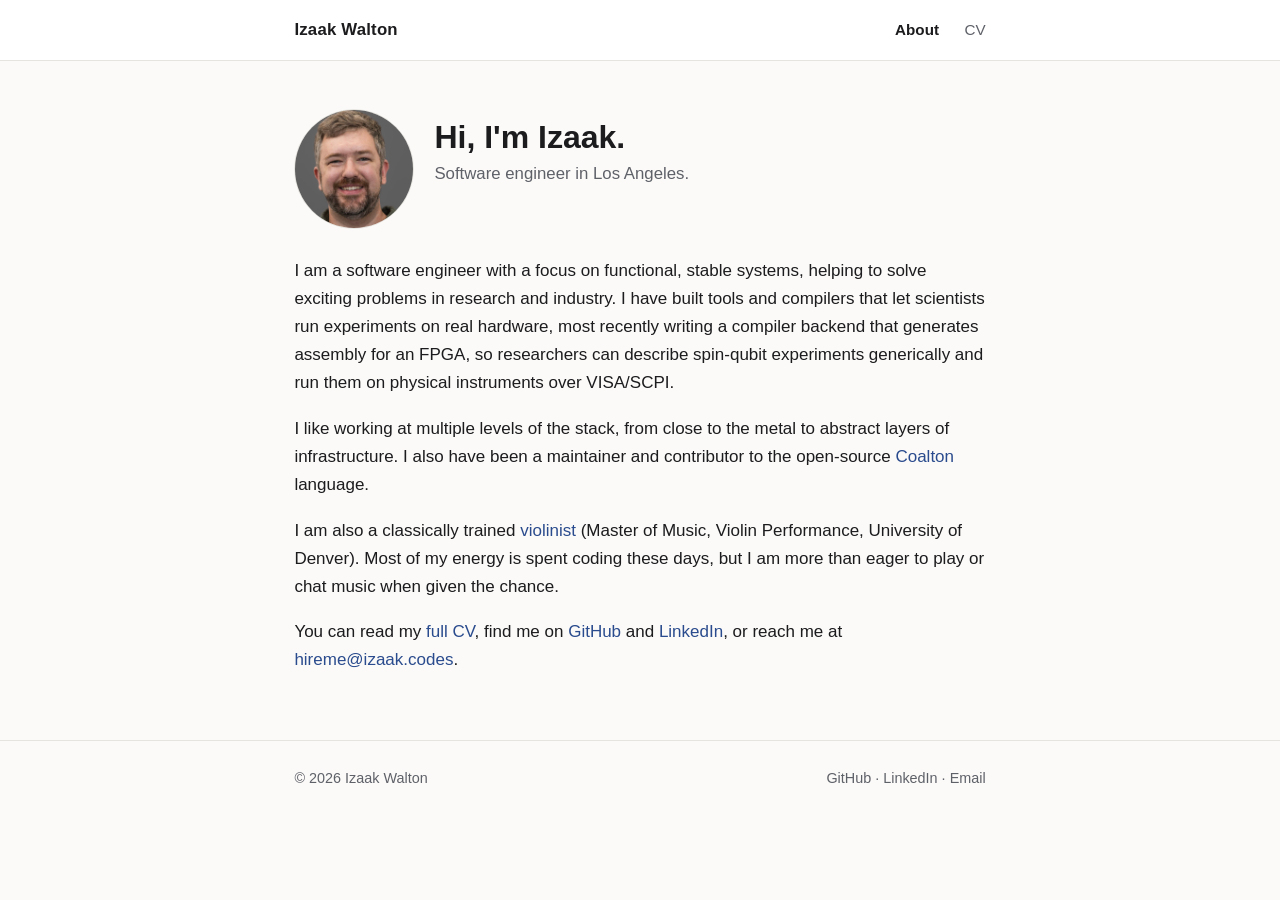
<file: index.html>
<!doctype html>
<html lang="en">
<head>
  <meta charset="utf-8">
  <meta name="viewport" content="width=device-width, initial-scale=1">
  <title>Izaak Walton - Software Engineer</title>
  <meta name="description" content="Izaak Walton — software engineer with a focus on functional, stable systems, helping to solve exciting problems in research and industry.">
  <link rel="canonical" href="https://hireme.izaak.codes/">
  <link rel="icon" href="data:image/svg+xml,<svg xmlns='http://www.w3.org/2000/svg' viewBox='0 0 32 32'><rect width='32' height='32' rx='6' fill='%232a4b8d'/><text x='16' y='23' font-family='Helvetica,Arial,sans-serif' font-size='15' font-weight='700' fill='white' text-anchor='middle'>IW</text></svg>">

  <!-- Open Graph / social link previews (LinkedIn, Slack, iMessage, etc.) -->
  <meta property="og:type" content="website">
  <meta property="og:title" content="Izaak Walton - Software Engineer">
  <meta property="og:description" content="Software engineer with a focus on functional, stable systems, helping to solve exciting problems in research and industry.">
  <meta property="og:url" content="https://hireme.izaak.codes/">
  <meta property="og:image" content="https://hireme.izaak.codes/og-card.jpg">
  <meta property="og:image:alt" content="Izaak Walton — Software Engineer">
  <meta property="og:image:width" content="1200">
  <meta property="og:image:height" content="630">
  <meta name="twitter:card" content="summary_large_image">
  <meta name="twitter:title" content="Izaak Walton - Software Engineer">
  <meta name="twitter:description" content="Software engineer with a focus on functional, stable systems, helping to solve exciting problems in research and industry.">
  <meta name="twitter:image" content="https://hireme.izaak.codes/og-card.jpg">

  <!-- Structured data: identifies this page as a person to search engines -->
  <script type="application/ld+json">
  {
    "@context": "https://schema.org",
    "@type": "Person",
    "name": "Izaak Walton",
    "jobTitle": "Software Engineer",
    "url": "https://hireme.izaak.codes/",
    "image": "https://hireme.izaak.codes/izaak.jpg",
    "sameAs": [
      "https://github.com/Izaakwltn",
      "https://www.linkedin.com/in/izaak-walton",
      "https://scaleyourviolin.com"
    ]
  }
  </script>

  <link rel="stylesheet" href="style.css">
</head>
<body>
  <header class="site-header">
    <div class="wrap">
      <a class="brand" href="index.html">Izaak Walton</a>
      <nav class="nav">
        <a href="index.html" class="active">About</a>
        <a href="cv.html">CV</a>
        <!-- Future pages — uncomment as they're built:
        <a href="projects.html">Projects</a>
        <a href="blog/index.html">Blog</a>
        -->
      </nav>
    </div>
  </header>

  <main>
    <div class="wrap intro">
      <div class="intro-head">
        <img class="avatar" src="izaak.jpg" alt="Izaak Walton"
             width="120" height="120" decoding="async">
        <div>
          <h1>Hi, I'm Izaak.</h1>
          <p class="tagline">Software engineer in Los Angeles.</p>
        </div>
      </div>

      <p>I am a software engineer with a focus on functional, stable systems,
      helping to solve exciting problems in research and industry. I have built
      tools and compilers that let scientists run experiments on real hardware, most
      recently writing a compiler backend that generates assembly for an FPGA, so
      researchers can describe spin-qubit experiments generically and run them on
      physical instruments over VISA/SCPI.</p>

      <p>I like working at multiple levels of the stack, from close to the metal to
      abstract layers of infrastructure. I also have been a maintainer and
      contributor to the open-source
      <a href="https://github.com/coalton-lang/coalton">Coalton</a> language.</p>

      <p>I am also a classically trained
      <a href="https://scaleyourviolin.com">violinist</a> (Master of Music, Violin
      Performance, University of Denver). Most of my energy is spent coding these
      days, but I am more than eager to play or chat music when given the chance.</p>

      <p>You can read my <a href="cv.html">full CV</a>, find me on
      <a href="https://github.com/Izaakwltn">GitHub</a> and
      <a href="https://www.linkedin.com/in/izaak-walton">LinkedIn</a>, or reach me
      at <a href="mailto:hireme@izaak.codes">hireme@izaak.codes</a>.</p>
    </div>
  </main>

  <footer class="site-footer">
    <div class="wrap">
      <span>© 2026 Izaak Walton</span>
      <span>
        <a href="https://github.com/Izaakwltn">GitHub</a> ·
        <a href="https://www.linkedin.com/in/izaak-walton">LinkedIn</a> ·
        <a href="mailto:hireme@izaak.codes">Email</a>
      </span>
    </div>
  </footer>
</body>
</html>
</file>
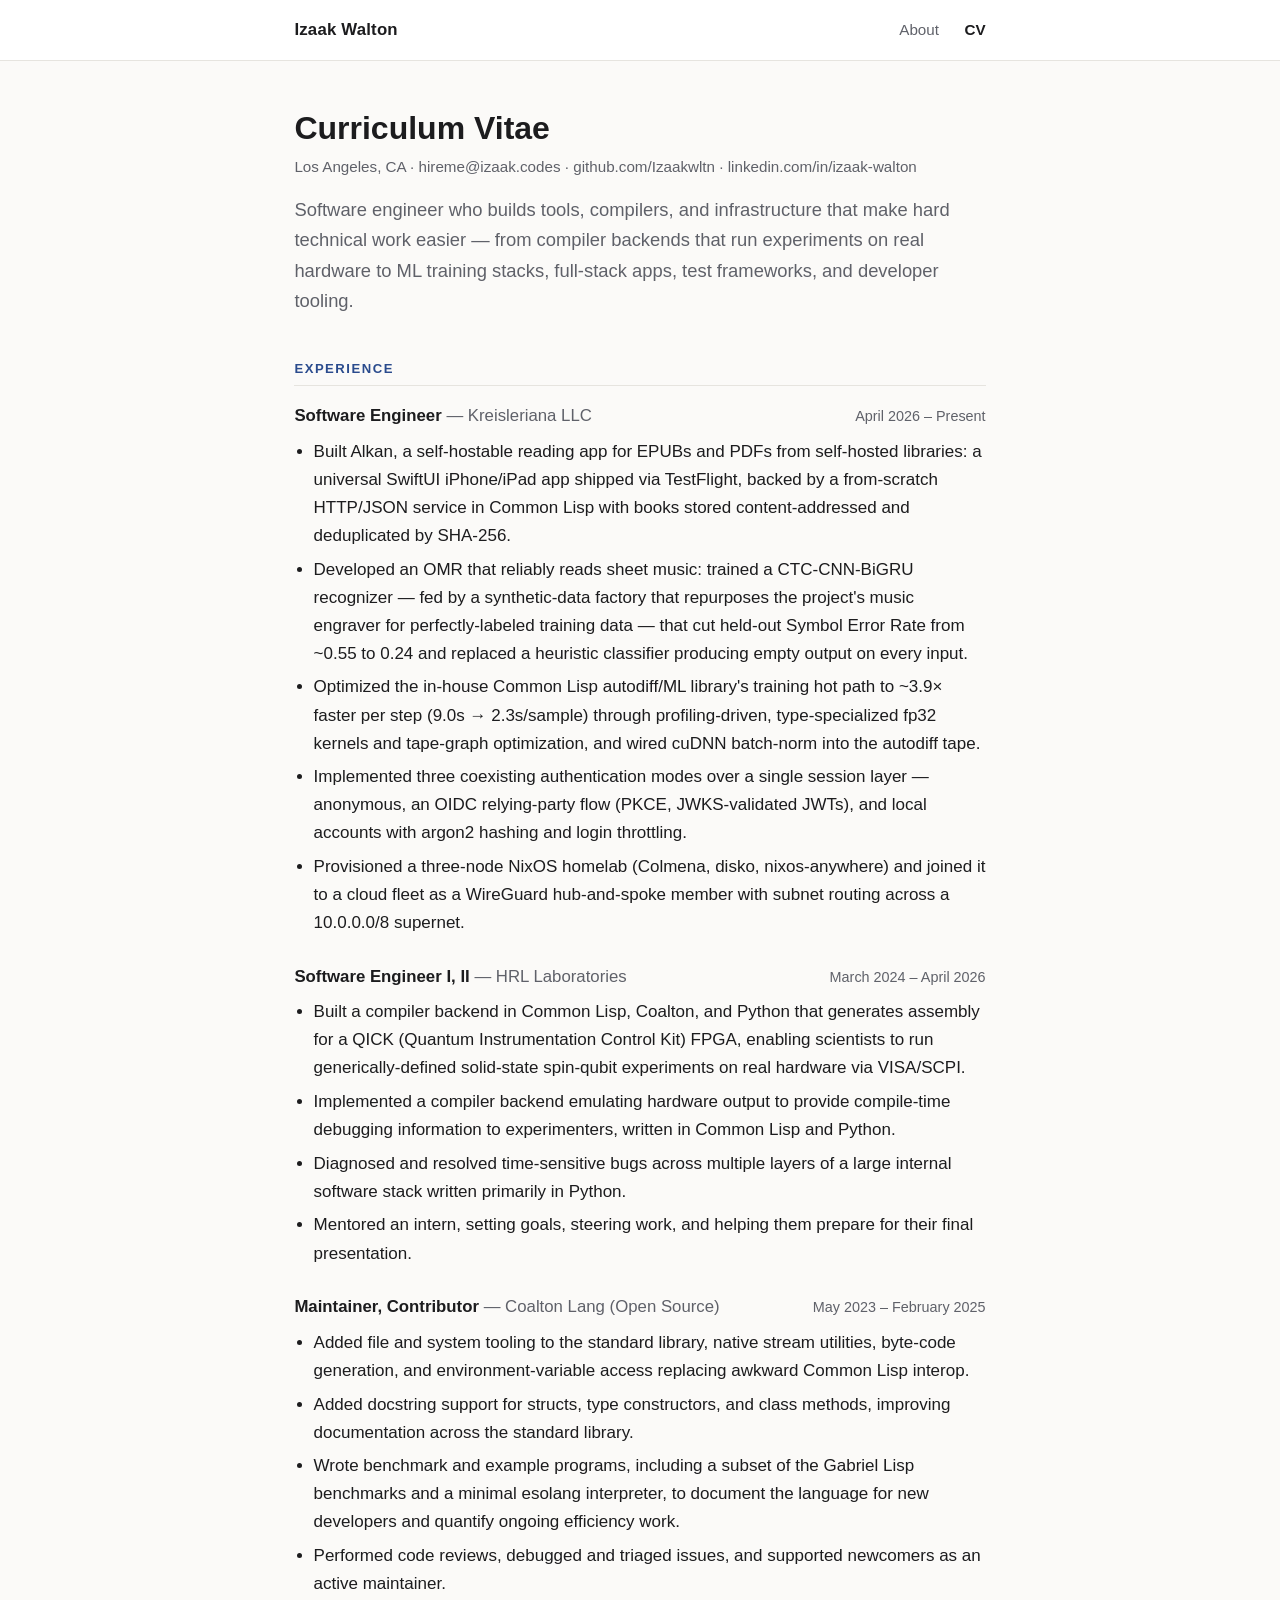
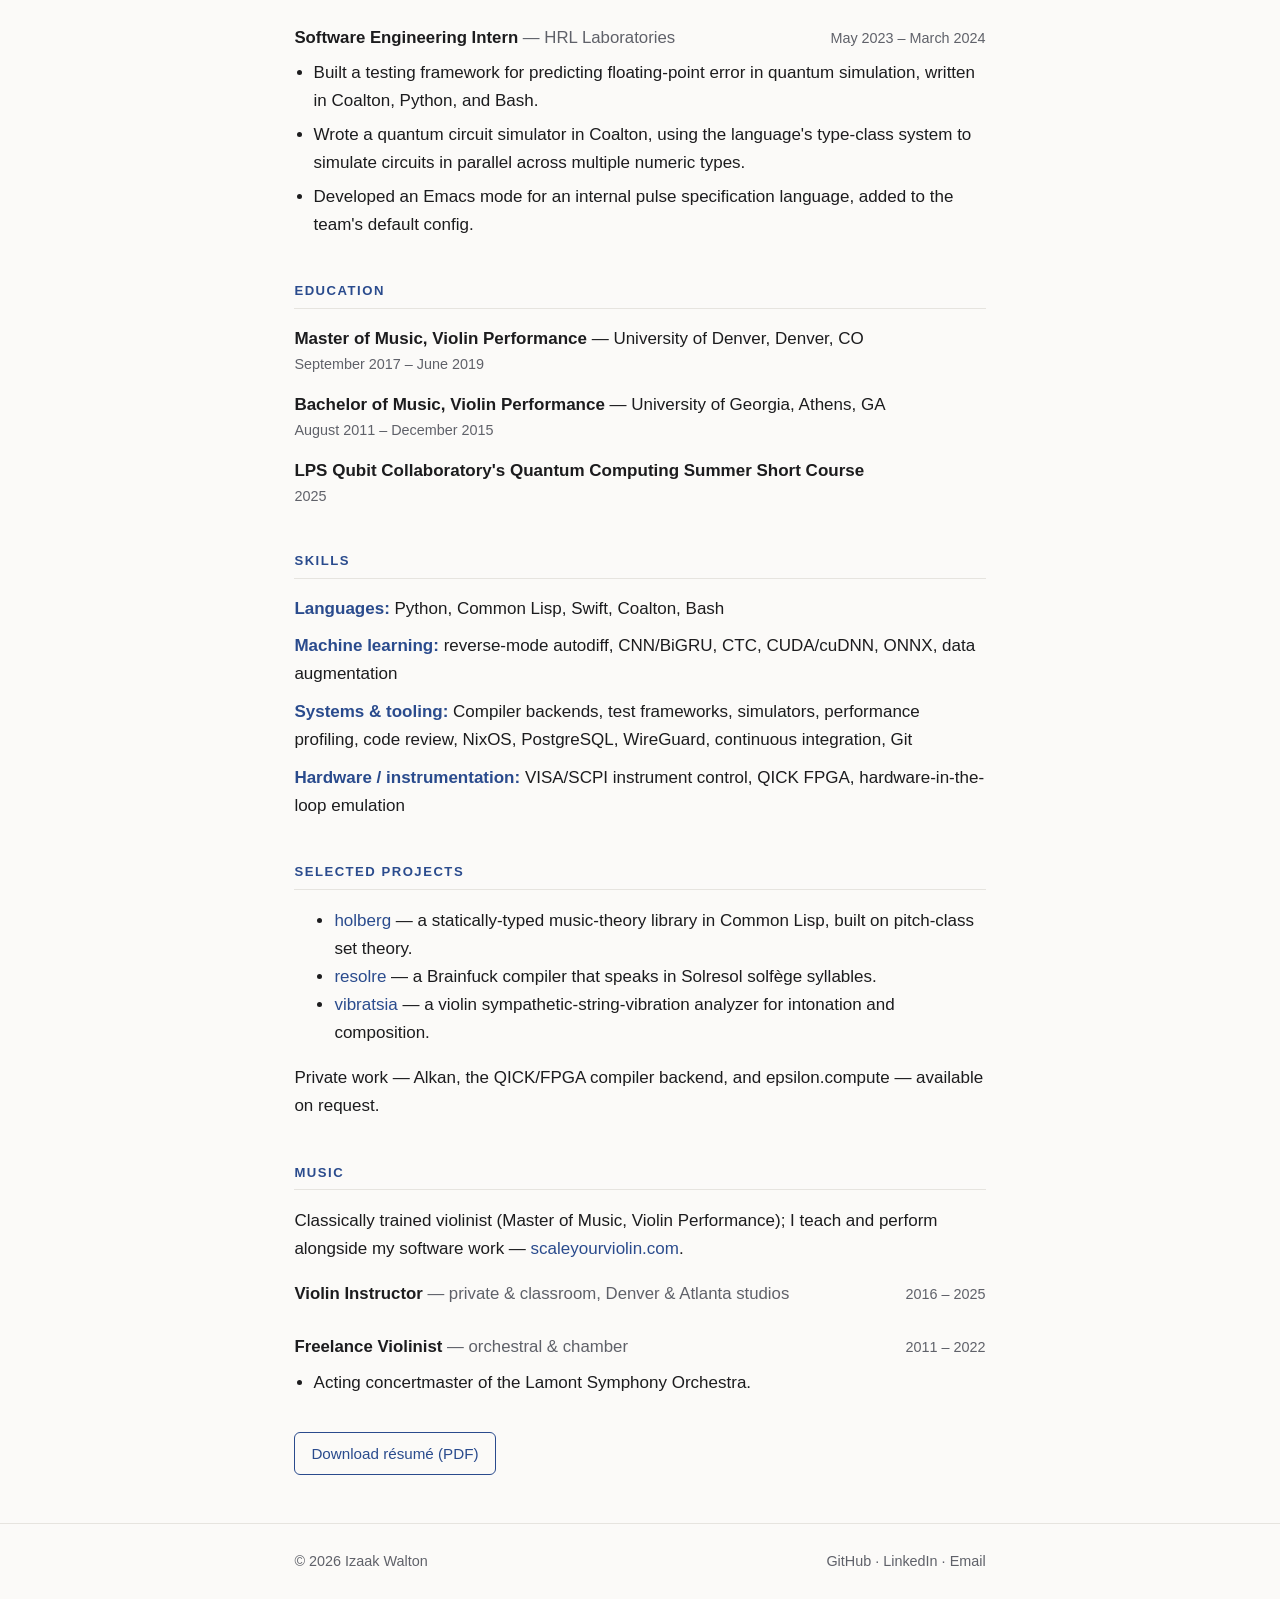
<file: cv.html>
<!doctype html>
<html lang="en">
<head>
  <meta charset="utf-8">
  <meta name="viewport" content="width=device-width, initial-scale=1">
  <title>Izaak Walton - CV</title>
  <meta name="description" content="Curriculum vitae of Izaak Walton, software engineer with a focus on functional, stable systems.">
  <link rel="canonical" href="https://hireme.izaak.codes/cv.html">
  <link rel="icon" href="data:image/svg+xml,<svg xmlns='http://www.w3.org/2000/svg' viewBox='0 0 32 32'><rect width='32' height='32' rx='6' fill='%232a4b8d'/><text x='16' y='23' font-family='Helvetica,Arial,sans-serif' font-size='15' font-weight='700' fill='white' text-anchor='middle'>IW</text></svg>">

  <!-- Open Graph / social link previews -->
  <meta property="og:type" content="profile">
  <meta property="og:title" content="Izaak Walton - CV">
  <meta property="og:description" content="Curriculum vitae of Izaak Walton, software engineer with a focus on functional, stable systems.">
  <meta property="og:url" content="https://hireme.izaak.codes/cv.html">
  <meta property="og:image" content="https://hireme.izaak.codes/og-card.jpg">
  <meta property="og:image:alt" content="Izaak Walton — Software Engineer">
  <meta property="og:image:width" content="1200">
  <meta property="og:image:height" content="630">
  <meta name="twitter:card" content="summary_large_image">
  <meta name="twitter:title" content="Izaak Walton - CV">
  <meta name="twitter:description" content="Curriculum vitae of Izaak Walton, software engineer with a focus on functional, stable systems.">
  <meta name="twitter:image" content="https://hireme.izaak.codes/og-card.jpg">

  <link rel="stylesheet" href="style.css">
</head>
<body>
  <header class="site-header">
    <div class="wrap">
      <a class="brand" href="index.html">Izaak Walton</a>
      <nav class="nav">
        <a href="index.html">About</a>
        <a href="cv.html" class="active">CV</a>
        <!-- Future pages — uncomment as they're built:
        <a href="projects.html">Projects</a>
        <a href="blog/index.html">Blog</a>
        -->
      </nav>
    </div>
  </header>

  <main>
    <div class="wrap">
      <div class="cv-header">
        <h1>Curriculum Vitae</h1>
        <div class="cv-contact">
          Los Angeles, CA ·
          <a href="mailto:hireme@izaak.codes">hireme@izaak.codes</a> ·
          <a href="https://github.com/Izaakwltn">github.com/Izaakwltn</a> ·
          <a href="https://www.linkedin.com/in/izaak-walton">linkedin.com/in/izaak-walton</a>
        </div>
      </div>

      <p class="lede">Software engineer who builds tools, compilers, and
      infrastructure that make hard technical work easier — from compiler backends
      that run experiments on real hardware to ML training stacks, full-stack apps,
      test frameworks, and developer tooling.</p>

      <h2>Experience</h2>

      <div class="entry">
        <div class="entry-head">
          <h3 class="role">Software Engineer <span class="org">— Kreisleriana LLC</span></h3>
          <span class="dates">April 2026 – Present</span>
        </div>
        <ul>
          <li>Built Alkan, a self-hostable reading app for EPUBs and PDFs from self-hosted libraries: a universal SwiftUI iPhone/iPad app shipped via TestFlight, backed by a from-scratch HTTP/JSON service in Common Lisp with books stored content-addressed and deduplicated by SHA-256.</li>
          <li>Developed an OMR that reliably reads sheet music: trained a CTC-CNN-BiGRU recognizer — fed by a synthetic-data factory that repurposes the project's music engraver for perfectly-labeled training data — that cut held-out Symbol Error Rate from ~0.55 to 0.24 and replaced a heuristic classifier producing empty output on every input.</li>
          <li>Optimized the in-house Common Lisp autodiff/ML library's training hot path to ~3.9× faster per step (9.0s → 2.3s/sample) through profiling-driven, type-specialized fp32 kernels and tape-graph optimization, and wired cuDNN batch-norm into the autodiff tape.</li>
          <li>Implemented three coexisting authentication modes over a single session layer — anonymous, an OIDC relying-party flow (PKCE, JWKS-validated JWTs), and local accounts with argon2 hashing and login throttling.</li>
          <li>Provisioned a three-node NixOS homelab (Colmena, disko, nixos-anywhere) and joined it to a cloud fleet as a WireGuard hub-and-spoke member with subnet routing across a 10.0.0.0/8 supernet.</li>
        </ul>
      </div>

      <div class="entry">
        <div class="entry-head">
          <h3 class="role">Software Engineer I, II <span class="org">— HRL Laboratories</span></h3>
          <span class="dates">March 2024 – April 2026</span>
        </div>
        <ul>
          <li>Built a compiler backend in Common Lisp, Coalton, and Python that generates assembly for a QICK (Quantum Instrumentation Control Kit) FPGA, enabling scientists to run generically-defined solid-state spin-qubit experiments on real hardware via VISA/SCPI.</li>
          <li>Implemented a compiler backend emulating hardware output to provide compile-time debugging information to experimenters, written in Common Lisp and Python.</li>
          <li>Diagnosed and resolved time-sensitive bugs across multiple layers of a large internal software stack written primarily in Python.</li>
          <li>Mentored an intern, setting goals, steering work, and helping them prepare for their final presentation.</li>
        </ul>
      </div>

      <div class="entry">
        <div class="entry-head">
          <h3 class="role">Maintainer, Contributor <span class="org">— Coalton Lang (Open Source)</span></h3>
          <span class="dates">May 2023 – February 2025</span>
        </div>
        <ul>
          <li>Added file and system tooling to the standard library, native stream utilities, byte-code generation, and environment-variable access replacing awkward Common Lisp interop.</li>
          <li>Added docstring support for structs, type constructors, and class methods, improving documentation across the standard library.</li>
          <li>Wrote benchmark and example programs, including a subset of the Gabriel Lisp benchmarks and a minimal esolang interpreter, to document the language for new developers and quantify ongoing efficiency work.</li>
          <li>Performed code reviews, debugged and triaged issues, and supported newcomers as an active maintainer.</li>
        </ul>
      </div>

      <div class="entry">
        <div class="entry-head">
          <h3 class="role">Software Engineering Intern <span class="org">— HRL Laboratories</span></h3>
          <span class="dates">May 2023 – March 2024</span>
        </div>
        <ul>
          <li>Built a testing framework for predicting floating-point error in quantum simulation, written in Coalton, Python, and Bash.</li>
          <li>Wrote a quantum circuit simulator in Coalton, using the language's type-class system to simulate circuits in parallel across multiple numeric types.</li>
          <li>Developed an Emacs mode for an internal pulse specification language, added to the team's default config.</li>
        </ul>
      </div>

      <h2>Education</h2>
      <div class="edu-item">
        <span class="degree">Master of Music, Violin Performance</span> — University of Denver, Denver, CO
        <span class="dates">September 2017 – June 2019</span>
      </div>
      <div class="edu-item">
        <span class="degree">Bachelor of Music, Violin Performance</span> — University of Georgia, Athens, GA
        <span class="dates">August 2011 – December 2015</span>
      </div>
      <div class="edu-item">
        <span class="degree">LPS Qubit Collaboratory's Quantum Computing Summer Short Course</span>
        <span class="dates">2025</span>
      </div>

      <h2>Skills</h2>
      <p class="skills-row"><span class="label">Languages:</span> Python, Common Lisp, Swift, Coalton, Bash</p>
      <p class="skills-row"><span class="label">Machine learning:</span> reverse-mode autodiff, CNN/BiGRU, CTC, CUDA/cuDNN, ONNX, data augmentation</p>
      <p class="skills-row"><span class="label">Systems &amp; tooling:</span> Compiler backends, test frameworks, simulators, performance profiling, code review, NixOS, PostgreSQL, WireGuard, continuous integration, Git</p>
      <p class="skills-row"><span class="label">Hardware / instrumentation:</span> VISA/SCPI instrument control, QICK FPGA, hardware-in-the-loop emulation</p>

      <h2>Selected Projects</h2>
      <ul>
        <li><a href="https://github.com/Izaakwltn/holberg">holberg</a> — a statically-typed music-theory library in Common Lisp, built on pitch-class set theory.</li>
        <li><a href="https://github.com/Izaakwltn/resolre">resolre</a> — a Brainfuck compiler that speaks in Solresol solfège syllables.</li>
        <li><a href="https://github.com/Izaakwltn/vibratsia">vibratsia</a> — a violin sympathetic-string-vibration analyzer for intonation and composition.</li>
      </ul>
      <p>Private work — Alkan, the QICK/FPGA compiler backend, and epsilon.compute — available on request.</p>

      <h2>Music</h2>
      <p>Classically trained violinist (Master of Music, Violin Performance); I teach and
      perform alongside my software work — <a href="https://scaleyourviolin.com">scaleyourviolin.com</a>.</p>
      <div class="entry">
        <div class="entry-head">
          <h3 class="role">Violin Instructor <span class="org">— private &amp; classroom, Denver &amp; Atlanta studios</span></h3>
          <span class="dates">2016 – 2025</span>
        </div>
      </div>
      <div class="entry">
        <div class="entry-head">
          <h3 class="role">Freelance Violinist <span class="org">— orchestral &amp; chamber</span></h3>
          <span class="dates">2011 – 2022</span>
        </div>
        <ul>
          <li>Acting concertmaster of the Lamont Symphony Orchestra.</li>
        </ul>
      </div>

      <div class="cv-actions">
        <a class="btn" href="izaak-walton-resume.pdf">Download résumé (PDF)</a>
      </div>
    </div>
  </main>

  <footer class="site-footer">
    <div class="wrap">
      <span>© 2026 Izaak Walton</span>
      <span>
        <a href="https://github.com/Izaakwltn">GitHub</a> ·
        <a href="https://www.linkedin.com/in/izaak-walton">LinkedIn</a> ·
        <a href="mailto:hireme@izaak.codes">Email</a>
      </span>
    </div>
  </footer>
</body>
</html>
</file>
<file: style.css>
/* ---------------------------------------------------------------
   Izaak Walton — personal site
   Shared styles for all pages. Plain HTML + CSS, no build step.
   --------------------------------------------------------------- */

:root {
  --bg:        #fbfaf8;
  --surface:   #ffffff;
  --text:      #1c1c1e;
  --muted:     #5f6169;
  --accent:    #2a4b8d;
  --accent-sf: #eaf0fb;
  --border:    #e6e4df;
  --maxw:      46rem;
}

@media (prefers-color-scheme: dark) {
  :root {
    --bg:        #14151a;
    --surface:   #1c1e26;
    --text:      #e9e9ec;
    --muted:     #a2a5b0;
    --accent:    #8fb0ee;
    --accent-sf: #1f2635;
    --border:    #2b2e39;
  }
}

* { box-sizing: border-box; }

html { -webkit-text-size-adjust: 100%; }

body {
  margin: 0;
  background: var(--bg);
  color: var(--text);
  font-family: -apple-system, BlinkMacSystemFont, "Segoe UI", Roboto,
               Helvetica, Arial, sans-serif;
  font-size: 17px;
  line-height: 1.65;
  -webkit-font-smoothing: antialiased;
}

a { color: var(--accent); text-decoration: none; }
a:hover { text-decoration: underline; }

.wrap {
  max-width: var(--maxw);
  margin: 0 auto;
  padding: 0 1.4rem;
}

/* ---- Site header / nav ---- */

.site-header {
  border-bottom: 1px solid var(--border);
  background: var(--surface);
}
.site-header .wrap {
  display: flex;
  align-items: center;
  justify-content: space-between;
  padding-top: 1rem;
  padding-bottom: 1rem;
  flex-wrap: wrap;
  gap: 0.5rem;
}
.brand {
  font-weight: 700;
  font-size: 1.05rem;
  color: var(--text);
  letter-spacing: 0.2px;
}
.brand:hover { text-decoration: none; }
.nav a {
  color: var(--muted);
  margin-left: 1.3rem;
  font-size: 0.95rem;
}
.nav a:first-child { margin-left: 0; }
.nav a.active { color: var(--text); font-weight: 600; }

/* ---- Main ---- */

main { padding: 3rem 0; }

h1 { font-size: 2rem; line-height: 1.2; margin: 0 0 0.4rem; }
h2 {
  font-size: 0.82rem;
  text-transform: uppercase;
  letter-spacing: 1.5px;
  color: var(--accent);
  margin: 2.6rem 0 1rem;
  padding-bottom: 0.35rem;
  border-bottom: 1px solid var(--border);
}
h3 { font-size: 1.05rem; margin: 0; }

.lede { font-size: 1.15rem; color: var(--muted); margin: 0 0 2rem; }

/* ---- Landing intro ---- */

.intro-head {
  display: flex;
  align-items: center;
  gap: 1.25rem;
  margin-bottom: 1.75rem;
  flex-wrap: wrap;
}
.avatar {
  width: 120px;
  height: 120px;
  border-radius: 50%;
  object-fit: cover;
  border: 1px solid var(--border);
  flex-shrink: 0;
}
.intro h1 { margin-bottom: 0.2rem; }
.intro-head h1 { margin: 0 0 0.2rem; }
.intro-head .tagline { margin: 0; }
.intro .tagline {
  color: var(--muted);
  font-size: 1.05rem;
  margin: 0 0 2rem;
}
.intro p { margin: 0 0 1.1rem; }

/* ---- CV ---- */

.cv-header { margin-bottom: 1rem; }
.cv-contact {
  color: var(--muted);
  font-size: 0.95rem;
  margin-top: 0.4rem;
}
.cv-contact a { color: var(--muted); }

.entry { margin-bottom: 1.6rem; }
.entry-head {
  display: flex;
  justify-content: space-between;
  align-items: baseline;
  gap: 1rem;
  flex-wrap: wrap;
}
.entry-head .role { font-weight: 600; }
.entry-head .org { color: var(--muted); font-weight: 400; }
.entry-head .dates {
  color: var(--muted);
  font-size: 0.9rem;
  white-space: nowrap;
}
.entry ul { margin: 0.5rem 0 0; padding-left: 1.2rem; }
.entry li { margin-bottom: 0.35rem; }

.edu-item { margin-bottom: 0.9rem; }
.edu-item .degree { font-weight: 600; }
.edu-item .dates { display: block; color: var(--muted); font-size: 0.9rem; }

.skills-row { margin: 0 0 0.6rem; }
.skills-row .label { font-weight: 600; color: var(--accent); }

.cv-actions { margin-top: 2.2rem; }
.btn {
  display: inline-block;
  padding: 0.5rem 1rem;
  border: 1px solid var(--accent);
  border-radius: 6px;
  color: var(--accent);
  font-size: 0.95rem;
}
.btn:hover { background: var(--accent-sf); text-decoration: none; }

/* ---- Footer ---- */

.site-footer {
  border-top: 1px solid var(--border);
  color: var(--muted);
  font-size: 0.9rem;
  padding: 1.6rem 0;
}
.site-footer .wrap {
  display: flex;
  justify-content: space-between;
  flex-wrap: wrap;
  gap: 0.5rem;
}
.site-footer a { color: var(--muted); }
</file>
